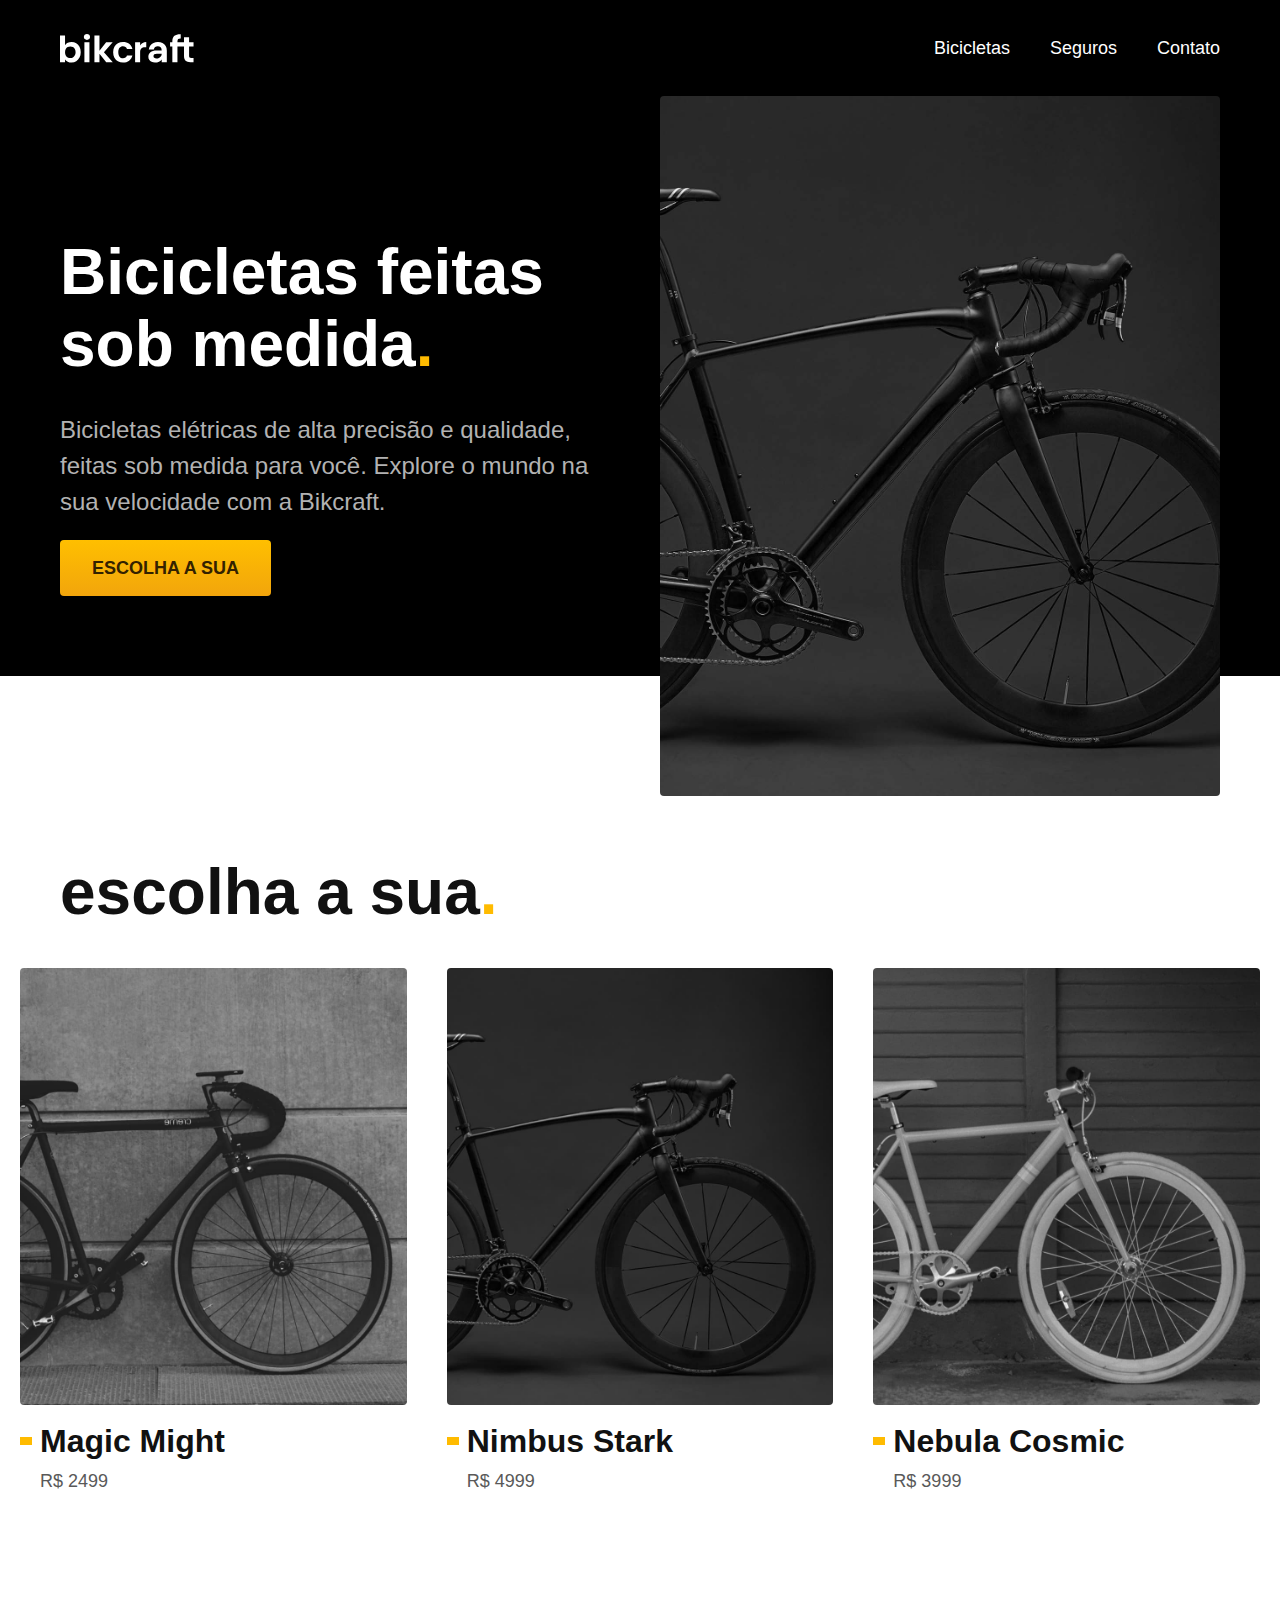
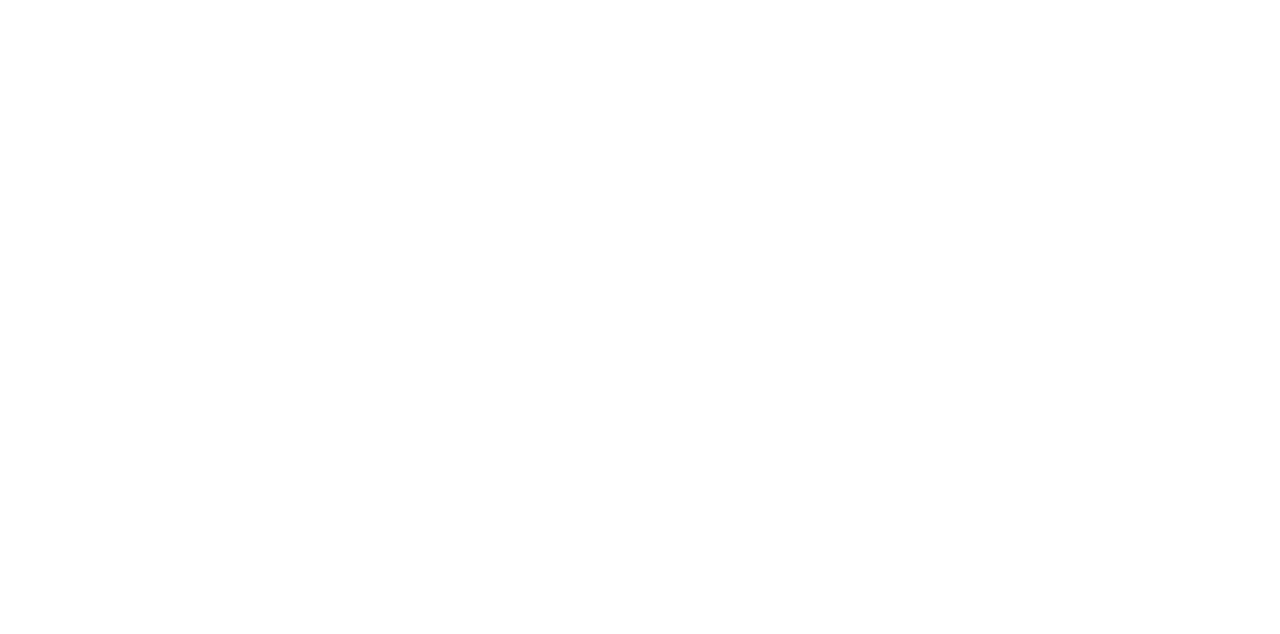
<file: index.html>
<!DOCTYPE html>
<html lang="pt-br">

<head>
  <meta charset="UTF-8">
  <meta name="viewport" content="width=device-width, initial-scale=1.0">

  <title>Bikcraft - Bicicletas Elétricas</title>
  <meta name="description" content="Bicicletas elétricas de alta precisão e qualidade,  feitas sob medida para o cliente. Explore o mundo na sua velocidade com a Bikcraft.">

  <link rel="stylesheet" href="./css/style.css">
</head>

<body>
  <header class="header-bg">
    <div class="header">
      <a href="./">
        <img src="./img/bikcraft.svg" alt="Bikcraft">
      </a>

      <nav aria-label="primaria">
        <ul class="header-menu font-1-m cor-0">
          <li><a href="./bicicletas.html">Bicicletas</a></li>
          <li><a href="./seguros.html">Seguros</a></li>
          <li><a href="./contato.html">Contato</a></li>
        </ul>
      </nav>
    </div>
  </header>

  <main class="introducao-bg">
    <div class="introducao">
      <div class="introducao-conteudo">
        <h1 class="font-1-xxl cor-0">Bicicletas feitas sob medida<span class="cor-p1">.</span></h1>
        <p class="font-2-l cor-5">Bicicletas elétricas de alta precisão e qualidade, feitas sob medida para você. Explore o mundo na sua velocidade com a Bikcraft.</p>
        <a class="botao" href="./bicicletas.html">Escolha a sua</a>
      </div>
      <div>
        <img src="./img/fotos/introducao.jpg" alt="Bicicleta elétrica preta.">
      </div>
    </div>
  </main>

  <article class="bicicletas-lista">
    <h2 class="font-1-xxl">escolha a sua<span class="cor-p1">.</span></h2>

    <ul>
      <li>
        <a href="./bicicletas/magic.html">
          <img src="./img/bicicletas/magic-home.jpg" alt="Bicicleta preta">
          <h3 class="font-1-xl">Magic Might</h3>
          <span class="font-2-m cor-8">R$ 2499</span>
        </a>
      </li>
      <li>
        <a href="./bicicletas/nimbus.html">
          <img src="./img/bicicletas/nimbus-home.jpg" alt="Bicicleta preta">
          <h3 class="font-1-xl">Nimbus Stark</h3>
          <span class="font-2-m cor-8">R$ 4999</span>
        </a>
      </li>
      <li>
        <a href="./bicicletas/nebula.html">
          <img src="./img/bicicletas/nebula-home.jpg" alt="Bicicleta preta">
          <h3 class="font-1-xl">Nebula Cosmic</h3>
          <span class="font-2-m cor-8">R$ 3999</span>
        </a>
      </li>
    </ul>
  </article>
</body>

</html>
</file>
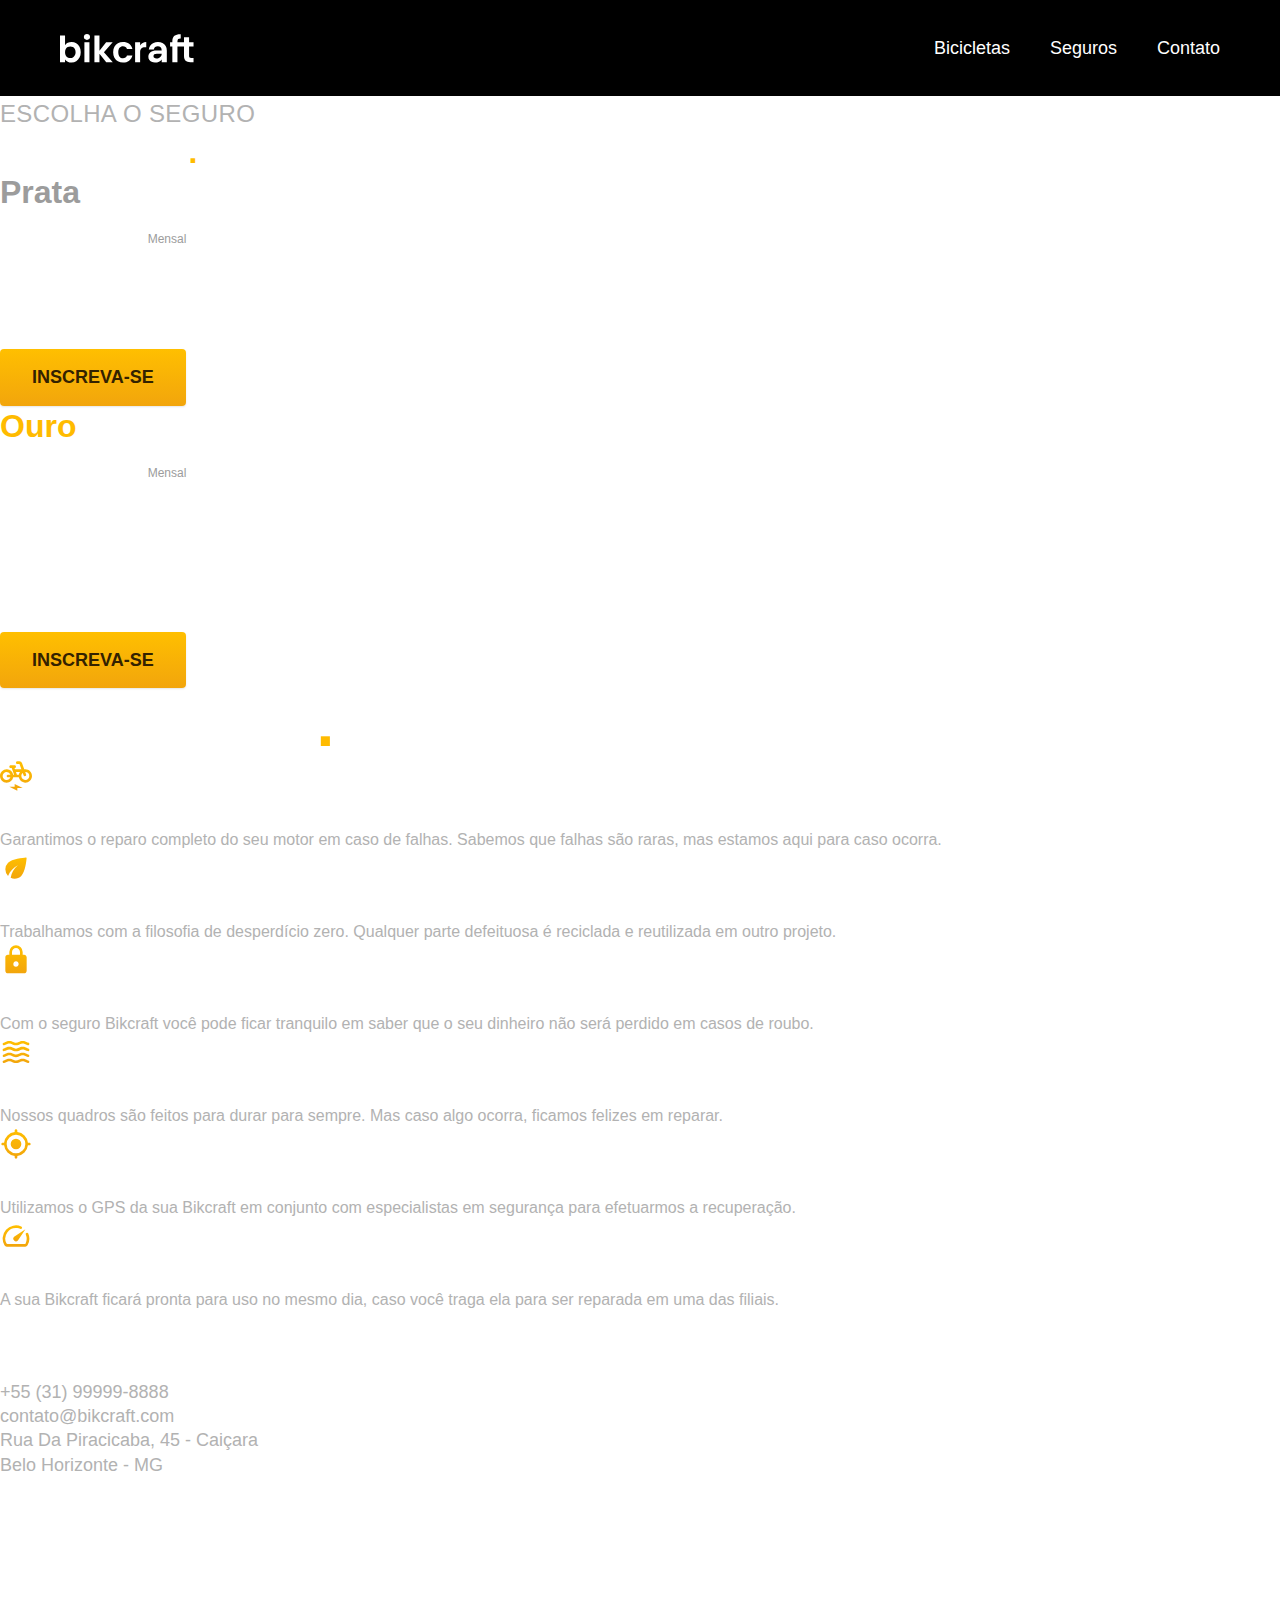
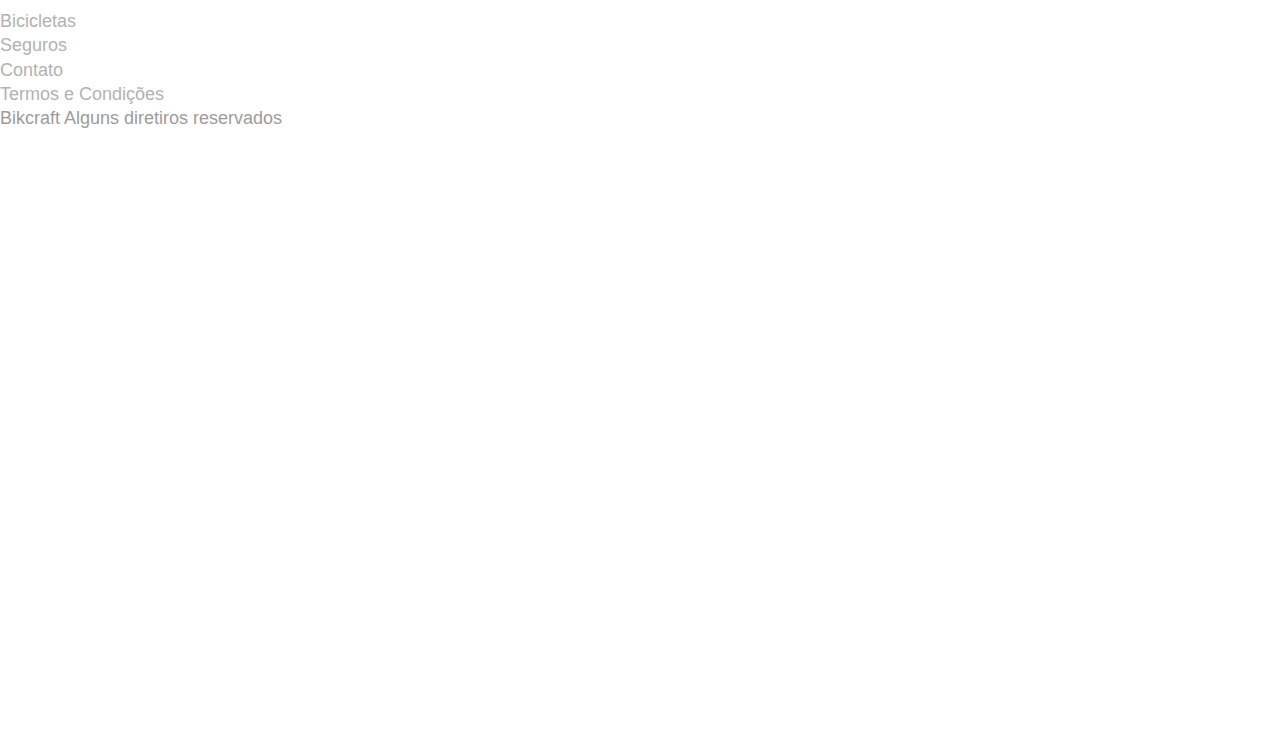
<file: seguros.html>
<!DOCTYPE html>
<html lang="pt-br">

<head>
  <meta charset="UTF-8">
  <meta name="viewport" content="width=device-width, initial-scale=1.0">

  <title>Termos e Condicoes | Bikcraft - Bicicletas Elétricas</title>
  <meta name="description" content="Termos e condicoes">

  <link rel="stylesheet" href="./css/style.css">
</head>

<body id="seguros">
  <header class="header-bg">
    <div class="header conteiner">
      <a href="./">
        <img src="./img/bikcraft.svg" alt="Bikcraft">
      </a>

      <nav aria-label="primaria">
        <ul class="header-menu font-1-m cor-0">
          <li><a href="./bicicletas.html">Bicicletas</a></li>
          <li><a href="./seguros.html">Seguros</a></li>
          <li><a href="./contato.html">Contato</a></li>
        </ul>
      </nav>
    </div>
  </header>

  <main class="seguros-bg">
    <div class="titulo-bg ">
      <div class="titulo conteiner">
        <p class="font-2-l-b cor-5">ESCOLHA O SEGURO</p>
        <h1 class="font-1-xl cor-0">você seguro<span class="cor-p1">.</span>
        </h1>
      </div>
    </div>

    <div class="seguros conteiner">

      <div class="seguros-item">
        <h3 class="font-1-xl cor-6">Prata</h3>
        <span class="font-1-xl cor-0">
          R$200.00
          <span class="font-1-xs cor-6">
            Mensal
          </span>
        </span>
        <ul class="font-2-m cor-0">
          <li>Duas trocas por ano</li>
          <li>Assistencia Tecnica</li>
          <li>Suporte 08h às 18h</li>
          <li> Cobertura estadual</li>
        </ul>
        <a class="botao secundario" href="./orcamento.html">Inscreva-se</a>
      </div>

      <div class="seguros-item">
        <h3 class="font-1-xl cor-p1">Ouro</h3>
        <span class="font-1-xl cor-0">
          R$400.00
          <span class="font-1-xs cor-6">
            Mensal
          </span>
        </span>
        <ul class="font-2-m cor-0">
          <li>Cinco trocas por ano</li>
          <li>Assistencia Especial</li>
          <li>Suporte 24h</li>
          <li>Cobertura Nacional</li>
          <li>Desconto em parceiros</li>
          <li>Acesso ao Clube Bikcraft</li>
        </ul>
        <a class="botao" href="./orcamento.html">Inscreva-se</a>
      </div>

    </div>
  </main>

  <article class="vantagens-bg">
    <div class=" conteiner vantagens">
      <h2 class="font-1-xxl cor-0 conteiner">vantagens<span class="cor-p1">.</span> </h2>
      <ul class="conteiner">
        <li class="cor-0">
          <img src="./img/icones/eletrica.svg" alt="">
          <h3 class="font-1-l cor-0"> Reparo Elétrico</h3>
          <p class="font-2-s cor-5">Garantimos o reparo completo do seu motor em caso de falhas. Sabemos que falhas são raras, mas estamos aqui para caso ocorra.</p>
        </li>
        <li class="cor-0">
          <img src="./img/icones/sustentavel.svg" alt="">
          <h3 class="font-1-l cor-0">Sustentável</h3>
          <p class="font-2-s cor-5">Trabalhamos com a filosofia de desperdício zero. Qualquer parte defeituosa é reciclada e reutilizada em outro projeto.</p>
        </li>
        <li class="cor-0">
          <img src="./img/icones/seguro.svg" alt="">
          <h3 class="font-1-l cor-0">Segurança</h3>
          <p class="font-2-s cor-5">Com o seguro Bikcraft você pode ficar tranquilo em saber que o seu dinheiro não será perdido em casos de roubo.</p>
        </li>
        <li class="cor-0">
          <img src="./img/icones/carbono.svg" alt="">
          <h3 class="font-1-l cor-0">Carbono</h3>
          <p class="font-2-s cor-5">Nossos quadros são feitos para durar para sempre. Mas caso algo ocorra, ficamos felizes em reparar.</p>
        </li>
        <li class="cor-0">
          <img src="./img/icones/rastreador.svg" alt="">
          <h3 class="font-1-l cor-0">Rastreador</h3>
          <p class="font-2-s cor-5">Utilizamos o GPS da sua Bikcraft em conjunto com especialistas em segurança para efetuarmos a recuperação.</p>
        </li>
        <li class="cor-0">
          <img src="./img/icones/velocidade.svg" alt="">
          <h3 class="font-1-l cor-0">Rapidez</h3>
          <p class="font-2-s cor-5">A sua Bikcraft ficará pronta para uso no mesmo dia, caso você traga ela para ser reparada em uma das filiais.</p>
        </li>
      </ul>
    </div>
  </article>

  <footer class="footer-bg">
    <div class="footer conteiner">
      <img src="./img/bikcraft.svg" alt="BikCraft">

      <div class="footer-contato">
        <h3 class="font-2-l-b cor-0">Contato</h3>
        <ul class="font-2-m cor-5">
          <li><a href="tel:+5531999998888">+55 (31) 99999-8888</a></li>
          <li><a href="mailto:contato@bikcraft.com">contato@bikcraft.com</a></li>
          <li>Rua Da Piracicaba, 45 - Caiçara</li>
          <li>Belo Horizonte - MG</li>
        </ul>
        <div class="footer-redes">
          <a href="./">
            <img src="./img/redes/instagram.svg" alt="Instagram">
          </a>
          <a href="./">
            <img src="./img/redes/facebook.svg" alt="Facebook">
          </a>
          <a href="./">
            <img src="./img/redes/youtube.svg" alt="YouTube">
          </a>
        </div>
      </div>

      <div class="footer-informacoes">
        <h3 class="font-2-l-b cor-0">Informações</h3>
        <nav>
          <ul class="font-1-m cor-5">
            <li> <a href="./bicicletas.html"> Bicicletas</a> </li>
            <li> <a href="./seguros.html"> Seguros</a> </li>
            <li> <a href="./contato.html"> Contato</a> </li>
            <li> <a href="./termos.html"> Termos e Condições</a> </li>
          </ul>
        </nav>

      </div>

      <p class="font-2-m cor-6 footer-copy">Bikcraft Alguns diretiros reservados</p>
    </div>
  </footer>

</body>

</html>
</file>
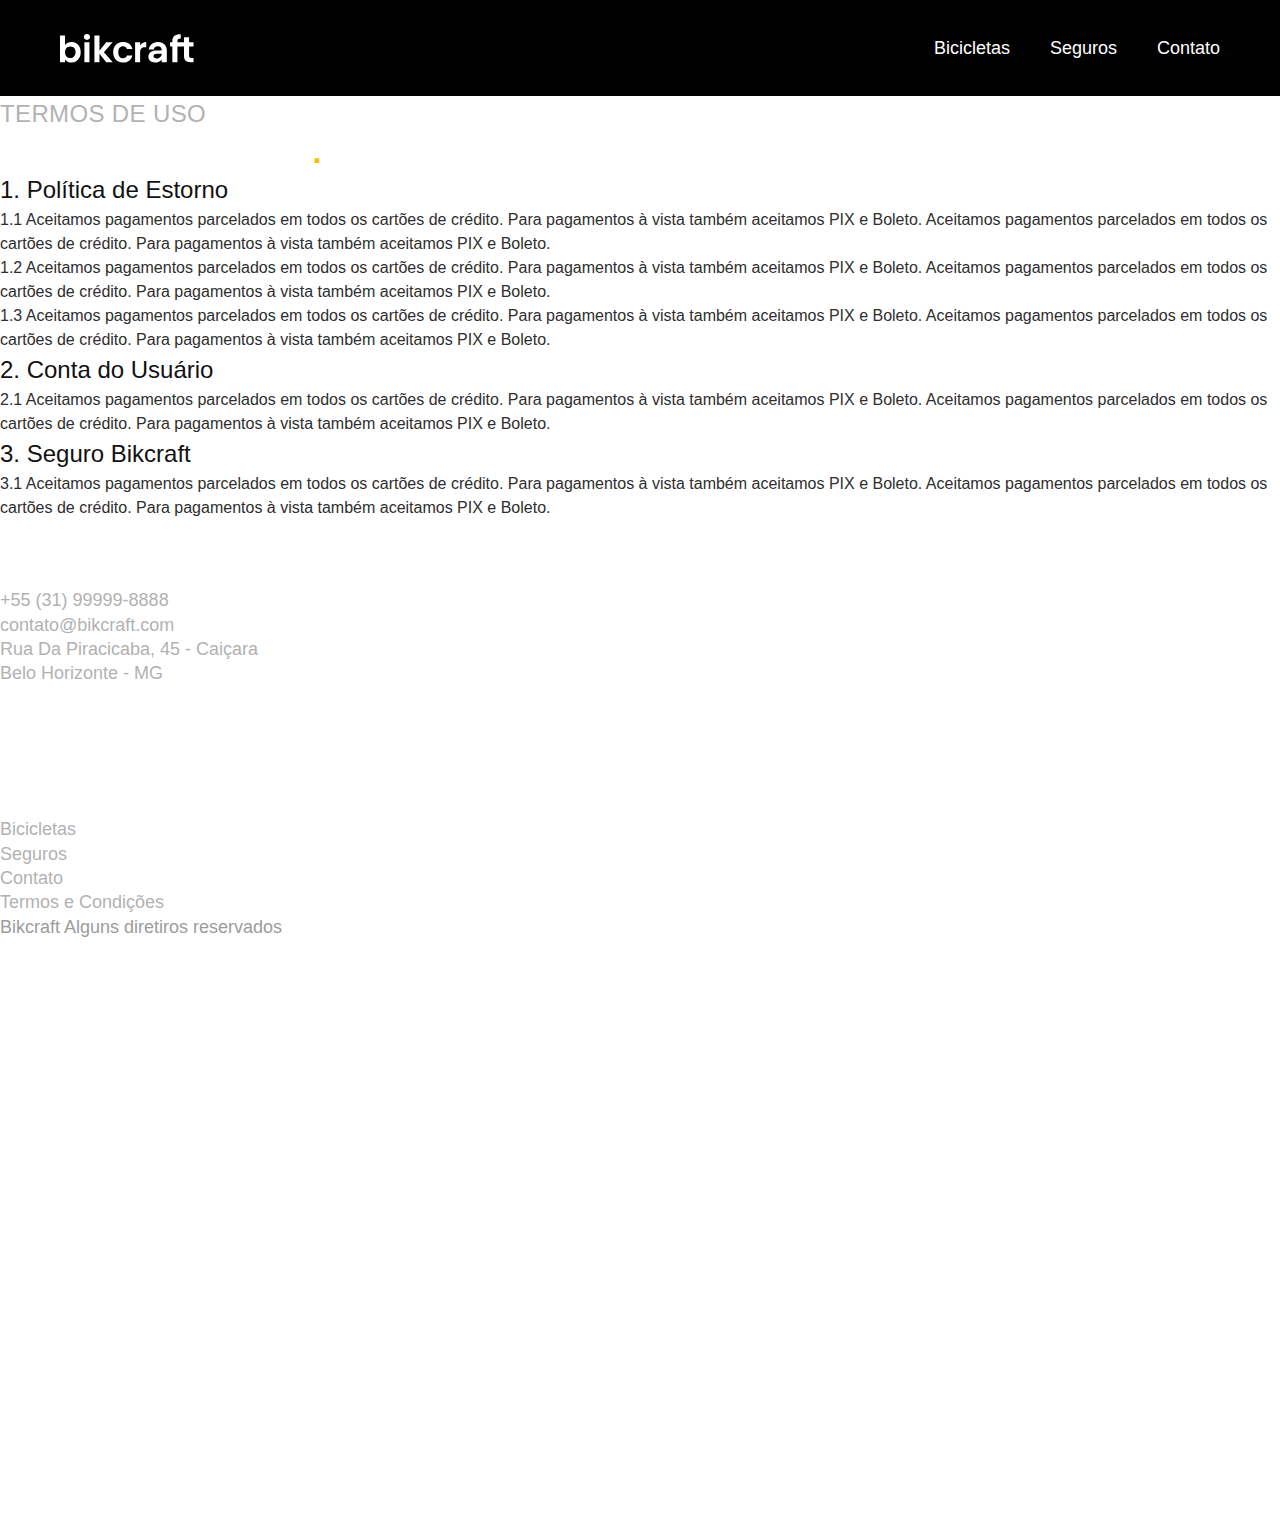
<file: termos.html>
<!DOCTYPE html>
<html lang="pt-br">

<head>
  <meta charset="UTF-8">
  <meta name="viewport" content="width=device-width, initial-scale=1.0">

  <title>Termos e Condicoes | Bikcraft - Bicicletas Elétricas</title>
  <meta name="description" content="Termos e condicoes">

  <link rel="stylesheet" href="./css/style.css">
</head>

<body id="termos">
  <header class="header-bg">
    <div class="header conteiner">
      <a href="./">
        <img src="./img/bikcraft.svg" alt="Bikcraft">
      </a>

      <nav aria-label="primaria">
        <ul class="header-menu font-1-m cor-0">
          <li><a href="./bicicletas.html">Bicicletas</a></li>
          <li><a href="./seguros.html">Seguros</a></li>
          <li><a href="./contato.html">Contato</a></li>
        </ul>
      </nav>
    </div>
  </header>

  <main>
    <div class="titulo-bg ">
      <div class="titulo conteiner">
        <p class="font-2-l-b cor-5">Termos de uso</p>
        <h1 class="font-1-xl cor-0">Termos e Condições<span class="cor-p1">.</span>
        </h1>
      </div>
    </div>

    <div class="termos font-2-s cor-10 conteiner">
      <h2 class="font-1-l cor-11"> 1. Política de Estorno</h2>
      <p>1.1 Aceitamos pagamentos parcelados em todos os cartões de crédito. Para pagamentos à vista também aceitamos PIX e Boleto. Aceitamos pagamentos parcelados em todos os cartões de crédito. Para pagamentos à vista também aceitamos PIX e Boleto.</p>

      <p>1.2 Aceitamos pagamentos parcelados em todos os cartões de crédito. Para pagamentos à vista também aceitamos PIX e Boleto. Aceitamos pagamentos parcelados em todos os cartões de crédito. Para pagamentos à vista também aceitamos PIX e Boleto.</p>

      <p>1.3 Aceitamos pagamentos parcelados em todos os cartões de crédito. Para pagamentos à vista também aceitamos PIX e Boleto. Aceitamos pagamentos parcelados em todos os cartões de crédito. Para pagamentos à vista também aceitamos PIX e Boleto.</p>

      <h2 class="font-1-l cor-11 "> 2. Conta do Usuário</h2>
      <p>2.1 Aceitamos pagamentos parcelados em todos os cartões de crédito. Para pagamentos à vista também aceitamos PIX e Boleto. Aceitamos pagamentos parcelados em todos os cartões de crédito. Para pagamentos à vista também aceitamos PIX e Boleto.</p>

      <h2 class="font-1-l cor-11">3. Seguro Bikcraft</h2>
      <p>3.1 Aceitamos pagamentos parcelados em todos os cartões de crédito. Para pagamentos à vista também aceitamos PIX e Boleto. Aceitamos pagamentos parcelados em todos os cartões de crédito. Para pagamentos à vista também aceitamos PIX e Boleto.</p>
    </div>

  </main>





  <footer class="footer-bg">
    <div class="footer conteiner">
      <img src="./img/bikcraft.svg" alt="BikCraft">

      <div class="footer-contato">
        <h3 class="font-2-l-b cor-0">Contato</h3>
        <ul class="font-2-m cor-5">
          <li><a href="tel:+5531999998888">+55 (31) 99999-8888</a></li>
          <li><a href="mailto:contato@bikcraft.com">contato@bikcraft.com</a></li>
          <li>Rua Da Piracicaba, 45 - Caiçara</li>
          <li>Belo Horizonte - MG</li>
        </ul>
        <div class="footer-redes">
          <a href="./">
            <img src="./img/redes/instagram.svg" alt="Instagram">
          </a>
          <a href="./">
            <img src="./img/redes/facebook.svg" alt="Facebook">
          </a>
          <a href="./">
            <img src="./img/redes/youtube.svg" alt="YouTube">
          </a>
        </div>
      </div>

      <div class="footer-informacoes">
        <h3 class="font-2-l-b cor-0">Informações</h3>
        <nav>
          <ul class="font-1-m cor-5">
            <li> <a href="./bicicletas.html"> Bicicletas</a> </li>
            <li> <a href="./seguros.html"> Seguros</a> </li>
            <li> <a href="./contato.html"> Contato</a> </li>
            <li> <a href="./termos.html"> Termos e Condições</a> </li>
          </ul>
        </nav>

      </div>

      <p class="font-2-m cor-6 footer-copy">Bikcraft Alguns diretiros reservados</p>
    </div>
  </footer>

</body>

</html>
</file>
<file: css/style.css>
@import "./global/global.css";
@import "./utilidades/tipografia.css";
@import "./utilidades/cores.css";

@import "./global/header.css";

/* Utilidades */
@import "./utilidades/componentes.css";

/* Home */
@import "./home/introducao.css";

/* Bicicletas */
@import "./bicicletas/bicicletas-lista.css";
</file>
